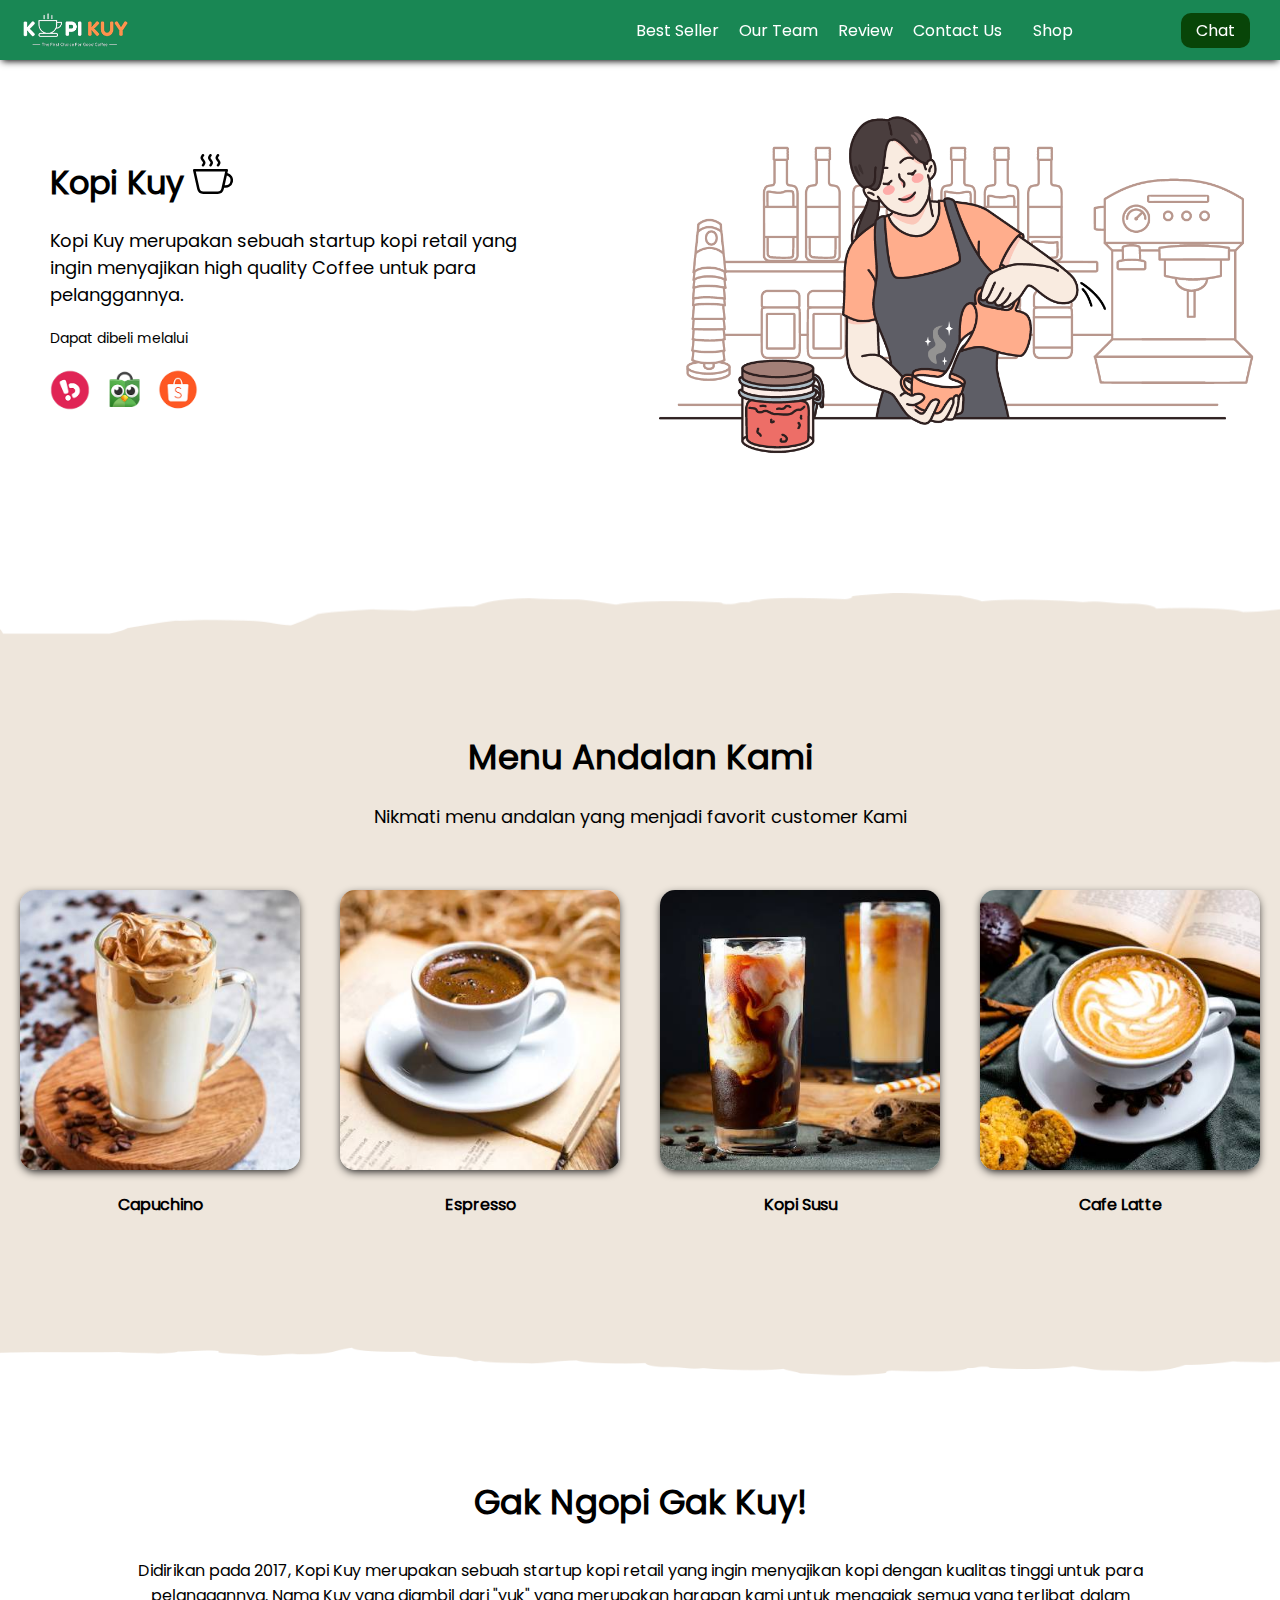
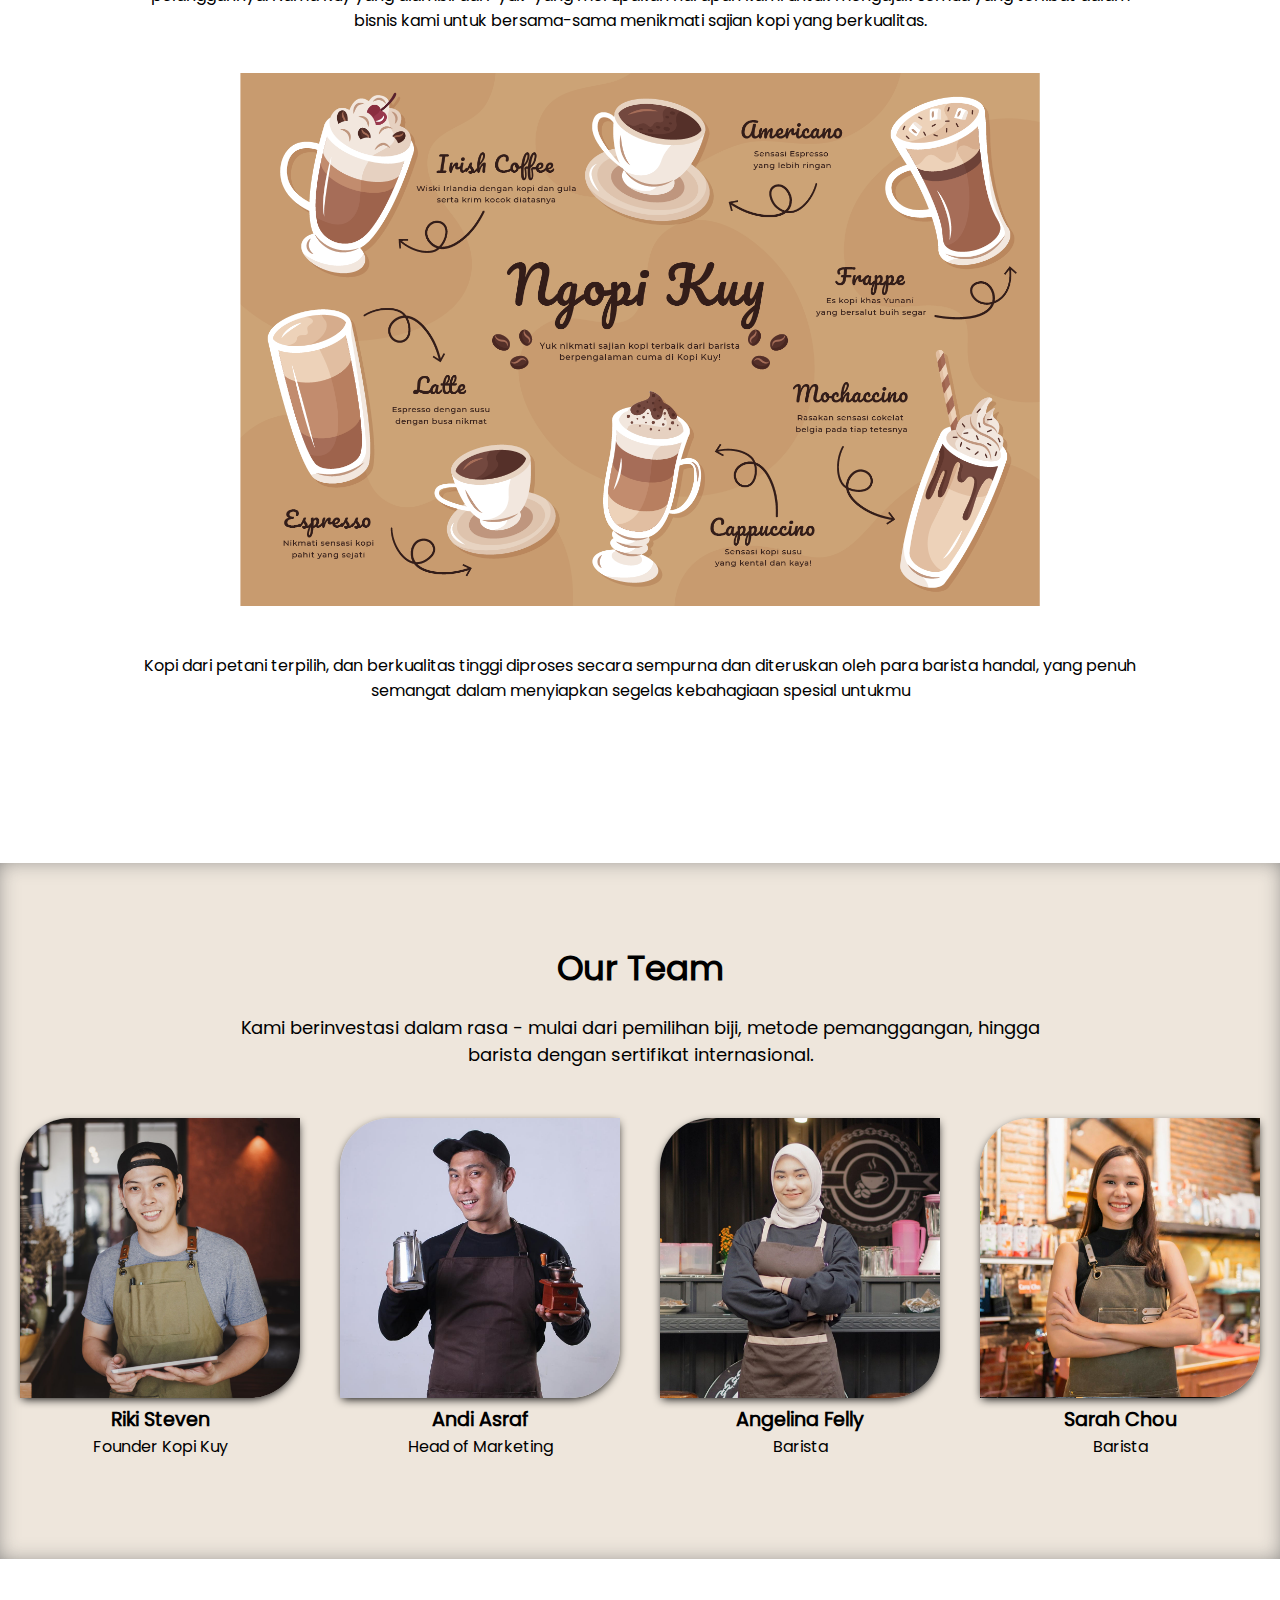
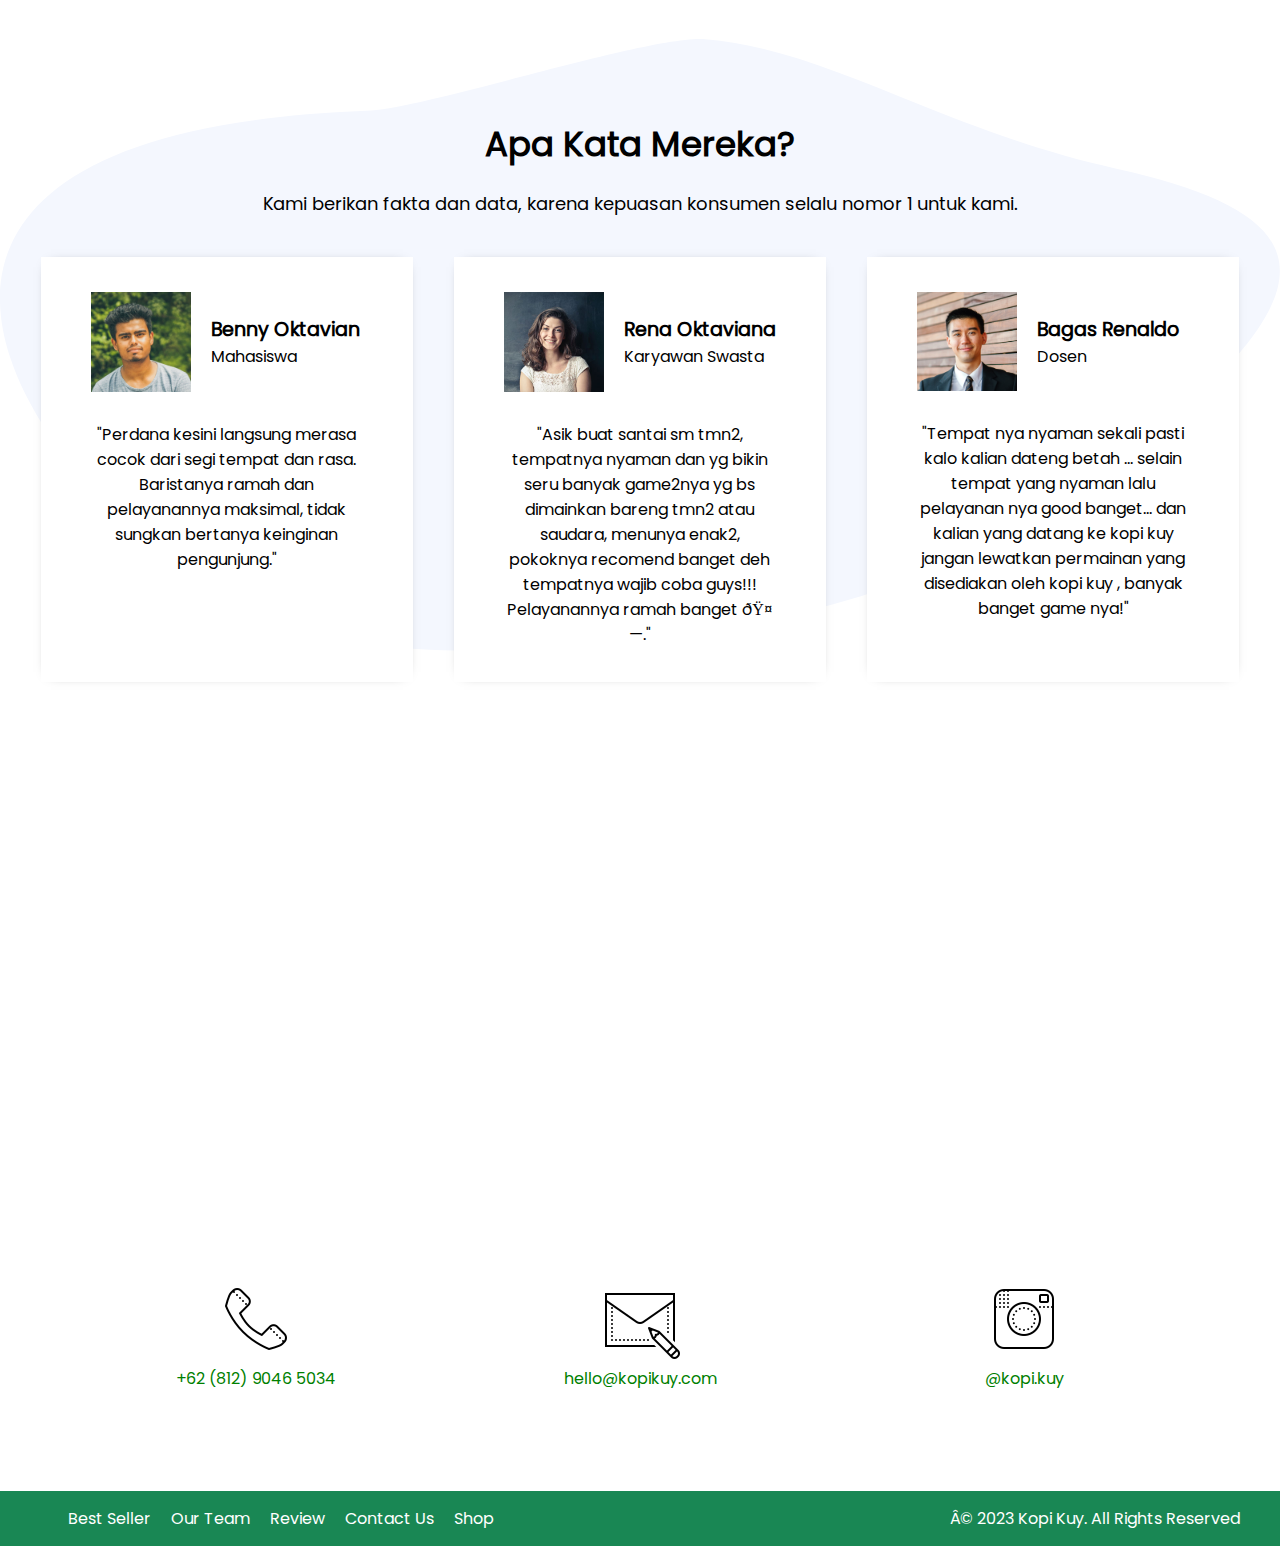
<file: index.html>
<!DOCTYPE html>
<html lang="id">

<head>
    <meta charset="UTF-8">
    <meta http-equiv="X-UA-Compatible" content="IE=edge">
    <meta name="viewport" content="width=device-width, initial-scale=1.0">
    <link rel="shortcut icon" href="images/favicon.ico" type="image/x-icon">
    <title>Website Kopi Kuy</title>
    <link rel="stylesheet" href="css/style.css">
</head>

<body>
    <nav>
        <div class="baris">
            <img class="logo" src="images/logo/logo_kuy.png">
            <div class="navigasi">
                <a href="#best-seller">Best Seller</a>
                <a href="#our-team">Our Team</a>
                <a href="#review">Review</a>
                <a href="#contact-us">Contact Us</a>
            </div>
            <a class="shop" href="produk.html">Shop</a>
            <a class="chat" href="https://wa.me/nomor_hp_anda_pakai_62" target="_blank">Chat</a>
        </div>
    </nav>

    <!--Tulis Kode Di Bawah Sini-->
    <header>
        <div class="baris">
            <div class="col-kiri">
                <h1 class="judul-header">Kopi Kuy <img src="images/icon/icon_kopi.svg"></h1>

                <p class="subjudul-header">Kopi Kuy merupakan sebuah startup kopi retail yang ingin menyajikan high
                    quality Coffee untuk para pelanggannya.</p>
                <p class="dapat-dibeli">Dapat dibeli melalui</p>

                <div class="olshop">
                    <img src="images/logo/logo_bukalapak.png" alt="">
                    <img src="images/logo/logo_tokopedia.png" alt="">
                    <img src="images/logo/logo_shopee.png" alt="">
                </div>
            </div>

            <img class="col-kanan" src="images/header/header1.png">
        </div>
    </header>

    <section id="best-seller" class="best-seller">
        <h2 class="judul-best-seller">Menu Andalan Kami</h2>
        <p class="subjudul-best-seller">Nikmati menu andalan yang menjadi favorit customer Kami</p>

        <div class="baris">
            <div class="col-produk">
                <img src="images/produk/product_capuchino.jpg" alt="">
                <p class="nama-produk">Capuchino</p>
            </div>
            <div class="col-produk">
                <img src="images/produk/product_espresso.jpg" alt="">
                <p class="nama-produk">Espresso</p>
            </div>
            <div class="col-produk">
                <img src="images/produk/product_kopi_susu.jpg" alt="">
                <p class="nama-produk">Kopi Susu</p>
            </div>
            <div class="col-produk">
                <img src="images/produk/product_latte.jpg" alt="">
                <p class="nama-produk">Cafe Latte</p>
            </div>
        </div>
    </section>

    <section id="about-us" class="about-us">
        <h2 class="judul-about-us">Gak Ngopi Gak Kuy!</h2>
        <p class="tentang-about-us">
            Didirikan pada 2017, Kopi Kuy merupakan sebuah startup kopi retail yang ingin menyajikan kopi
            dengan kualitas tinggi
            untuk para pelanggannya. Nama Kuy yang diambil dari "yuk" yang merupakan harapan kami untuk
            mengajak semua yang terlibat dalam bisnis kami untuk bersama-sama menikmati sajian kopi yang
            berkualitas.
        </p>
        <img src="images/aset_kopi_jumbo.png">
        <p class="penjelasan-about-us">
            Kopi dari petani terpilih, dan berkualitas tinggi diproses secara sempurna dan diteruskan
            oleh para barista handal,
            yang penuh semangat dalam menyiapkan segelas kebahagiaan spesial untukmu
        </p>
    </section>

    <section class="our-team" id="our-team">
        <h2 class="judul-team">Our Team</h2>
        <p class="subjudul-team">Kami berinvestasi dalam rasa - mulai dari pemilihan biji, metode pemanggangan,
            hingga barista dengan sertifikat internasional. </p>

        <div class="baris">
            <div class="col-team">
                <img src="images/team/team1.jpg">
                <h3>Riki Steven</h3>
                <p>Founder Kopi Kuy</p>
            </div>
            <div class="col-team">
                <img src="images/team/team2.jpg">
                <h3>Andi Asraf</h3>
                <p>Head of Marketing</p>
            </div>

            <div class="col-team">
                <img src="images/team/team3.jpg">
                <h3>Angelina Felly</h3>
                <p>Barista</p>
            </div>

            <div class="col-team">
                <img src="images/team/team4.jpg">
                <h3>Sarah Chou</h3>
                <p>Barista</p>
            </div>
        </div>
    </section>

    <section id="review" class="review">
        <h2 class="judul-review">Apa Kata Mereka?</h2>

        <p class="subjudul-review">Kami berikan fakta dan data, karena kepuasan konsumen selalu nomor 1 untuk kami.</p>

        <div class="baris">
            <div class="col-review">
                <div class="profile">
                    <img src="images/customer/customer1.jpg">
                    <div class="nama-profile">
                        <h3>Benny Oktavian</h3>
                        <p>Mahasiswa</p>
                    </div>
                </div>
                <p class="testimoni">"Perdana kesini langsung merasa cocok dari segi tempat dan rasa. Baristanya ramah
                    dan pelayanannya maksimal, tidak sungkan bertanya keinginan pengunjung."</p>
            </div>
            <div class="col-review">
                <div class="profile">
                    <img src="images/customer/customer2.jpg">
                    <div class="nama-profile">
                        <h3>Rena Oktaviana</h3>
                        <p>Karyawan Swasta</p>
                    </div>
                </div>
                <p class="testimoni">"Asik buat santai sm tmn2, tempatnya nyaman dan yg bikin seru banyak game2nya yg bs
                    dimainkan bareng tmn2 atau saudara, menunya enak2, pokoknya recomend banget deh
                    tempatnya wajib coba guys!!! Pelayanannya ramah banget ðŸ¤—."</p>
            </div>
            <div class="col-review">
                <div class="profile">
                    <img src="images/customer/customer3.jpg">
                    <div class="nama-profile">
                        <h3>Bagas Renaldo</h3>
                        <p>Dosen</p>
                    </div>
                </div>
                <p class="testimoni">"Tempat nya nyaman sekali pasti kalo kalian dateng betah ... selain tempat yang
                    nyaman lalu pelayanan nya good banget... dan kalian yang datang ke kopi kuy jangan
                    lewatkan permainan yang disediakan oleh kopi kuy , banyak banget game nya!"</p>
            </div>
        </div>
    </section>

    <section class="contact-us" id="contact-us">
        <iframe
            src="https://www.google.com/maps/embed?pb=!1m14!1m8!1m3!1d7932.741866032694!2d106.668581!3d-6.214715!3m2!1i1024!2i768!4f13.1!3m3!1m2!1s0x2e69f9912c7f297b%3A0xe5a3a671dae861ab!2sKopi%20kuy!5e0!3m2!1sid!2sid!4v1680617229460!5m2!1sid!2sid"
            width="100%" height="300" style="border:0;" allowfullscreen="" loading="lazy"
            referrerpolicy="no-referrer-when-downgrade"></iframe>
        <div class="baris">
            <div class="col-kontak">
                <img src="images/icon/icon_phone.png">
                <p>+62 (812) 9046 5034</p>
            </div>
            <div class="col-kontak">
                <img src="images/icon/icon_mail.png">
                <p>hello@kopikuy.com</p>
            </div>
            <div class="col-kontak">
                <img src="images/icon/icon_instagram.png">
                <a href="https://instagram.com" role="button">
                    <p>@kopi.kuy</p>
                </a>
            </div>
        </div>
    </section>

    <footer>
        <div class="baris">
            <div class="navigasi">
                <a href="#best-seller">Best Seller</a>
                <a href="#our-team">Our Team</a>
                <a href="#review">Review</a>
                <a href="#contact-us">Contact Us</a>
                <a href="produk.html">Shop</a>
            </div>
            <p class="copyright">Â© 2023 Kopi Kuy. All Rights Reserved</p>
        </div>
    </footer>


    <!--Kode Selesai-->
</body>

</html>
</file>
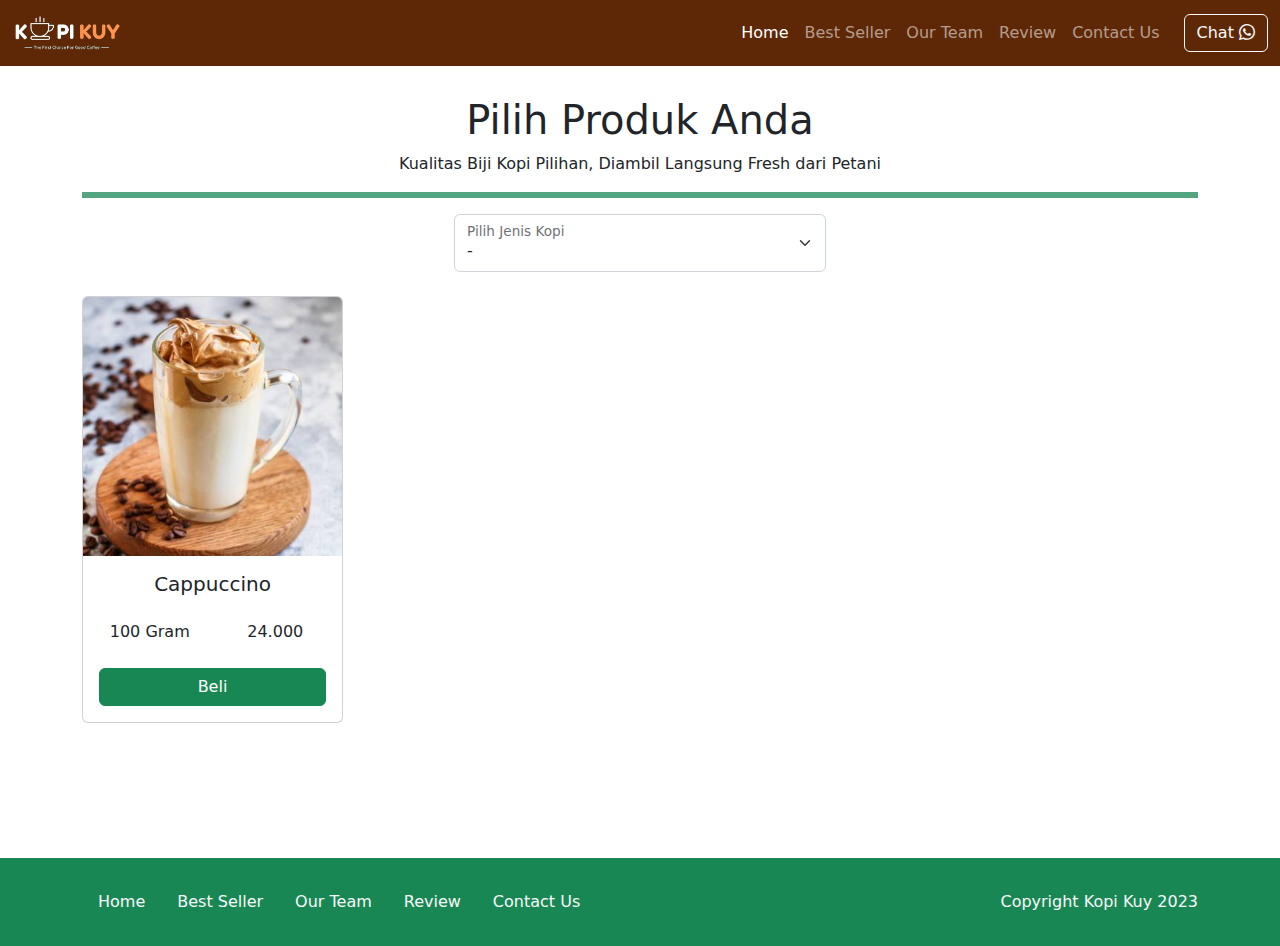
<file: produk.html>
<!DOCTYPE html>
<html lang="id">

<head>
    <meta charset="UTF-8">
    <meta http-equiv="X-UA-Compatible" content="IE=edge">
    <meta name="viewport" content="width=device-width, initial-scale=1.0">
    <link rel="shortcut icon" href="images/favicon/favicon.ico" type="image/x-icon">
    <title>Produk</title>
    <link rel="shortcut icon" href="images/favicon.ico" type="image/x-icon">
    <link rel="stylesheet" href="vendor/bootstrap/bootstrap.min.css">
    <link rel="stylesheet" href="vendor/bootstrap/bootstrap-icons.css">
    <script src="vendor/bootstrap/bootstrap.bundle.min.js"></script>
    <link rel="stylesheet" href="https://rikikurnia.com/block/vendor/rikiblock/css/riki_block.css">
    <style>
        body {
            background-image: url(https://rikikurnia.com/assets/bgkopi.png);
            background-size: 20%;
        }

        section {
            min-height: 90vh;
        }

        .bg-brown {
            background-color: rgb(94, 40, 7);
        }
    </style>
    <script src="js/jquery-3.6.3.min.js"></script>
</head>

<body>
    <!-- Tulis Kode Bootstrap Di Bawah Sini -->

    <nav class="navbar navbar-expand-lg bg-brown navbar-dark w-100 fixed-top">
        <div class="container-fluid">
            <a class="navbar-brand" href="#">
                <img class="logo" src="images/logo/logo_kuy.png" height="40">
            </a>
            <button class="navbar-toggler" type="button" data-bs-toggle="collapse"
                data-bs-target="#navbarSupportedContent" aria-controls="navbarSupportedContent" aria-expanded="false"
                aria-label="Toggle navigation">
                <span class="navbar-toggler-icon"></span>
            </button>
            <div class="collapse navbar-collapse" id="navbarSupportedContent">
                <ul class="navbar-nav ms-auto me-3 mb-2 mb-lg-0">
                    <li class="nav-item">
                        <a class="nav-link active" aria-current="page" href="index.html">Home</a>
                    </li>
                    <li class="nav-item">
                        <a class="nav-link" href="index.html#best-seller">Best Seller</a>
                    </li>
                    <li class="nav-item">
                        <a class="nav-link" href="index.html#our-team">Our Team</a>
                    </li>
                    <li class="nav-item">
                        <a class="nav-link" href="index.html#review">Review</a>
                    </li>
                    <li class="nav-item">
                        <a class="nav-link" href="index.html#contact-us">Contact Us</a>
                    </li>
                </ul>
                <a class="btn btn-outline-light" href="https://wa.me/6281290465034" target="_blank">Chat <i
                        class="bi bi-whatsapp"></i></a>

            </div>
        </div>
    </nav>


    <section class="produk mt-5 pt-5 text-center">
        <div class="container">
            <h1 id="judul">Pilih Produk Anda</h1>
            <p>Kualitas Biji Kopi Pilihan, Diambil Langsung Fresh dari Petani</p>
            <hr class="border border-success border-3 opacity-75">

            <div class="form-floating col-md-4 m-auto">
                <select class="form-select" id="select_kopi">
                    <option selected disabled>-</option>
                    <option value="arabica">Arabica</option>
                    <option value="robusta">Robusta</option>
                </select>
                <label for="select_kopi">Pilih Jenis Kopi</label>
            </div>

            <div id="baris_produk" class="row row-cols-1 row-cols-sm-2 row-cols-md-3 row-cols-lg-4 my-4">

                <div class="col mb-4">
                    <div class="card">
                        <img src="images/produk/product_capuchino.jpg" class="card-img-top" alt="...">
                        <div class="card-body">
                            <h5 class="card-title">Cappuccino</h5>
                            <div class="row keterangan my-4">
                                <div class="col">
                                    100 Gram
                                </div>
                                <div class="col">
                                    24.000
                                </div>
                            </div>
                            <a href="#" class="btn btn-success w-100">Beli</a>
                        </div>
                    </div>
                </div>

            </div>



        </div>
    </section>

    <footer class="bg-success py-4">
        <div class="container">
            <div class="row align-items-center">
                <div class="col-md-8">
                    <ul class="nav">
                        <li class="nav-item">
                            <a class="nav-link link-light active" aria-current="page" href="index.html">Home</a>
                        </li>
                        <li class="nav-item">
                            <a class="nav-link link-light" href="index.html#best-seller">Best Seller</a>
                        </li>
                        <li class="nav-item">
                            <a class="nav-link link-light" href="index.html#our-team">Our Team</a>
                        </li>
                        <li class="nav-item">
                            <a class="nav-link link-light" href="index.html#review">Review</a>
                        </li>
                        <li class="nav-item">
                            <a class="nav-link link-light" href="index.html#contact-us">Contact Us</a>
                        </li>
                    </ul>
                </div>
                <div class="col-md-4 text-light text-end">
                    Copyright Kopi Kuy 2023
                </div>
            </div>
        </div>
    </footer>

    <script>
        /* Tulis Javascrip Di bawah Sini*/
        var sumber = "https://rikikurnia.com/prakerja/api/kopi"
        var sumber2 = "data.json"

        select_kopi.onchange = function () {
            var dipilih = select_kopi.value
            console.log(dipilih)

            var template = ""

            $.getJSON(sumber).then(function (data) {
                var data_kopi = data[dipilih]
                console.log(data_kopi)

                data_kopi.forEach(item => {
                    template += `<div class="col mb-4">
                        <div class="card">
                            <img src="${item.foto}" class="card-img-top" alt="...">
                            <div class="card-body">
                                <h5 class="card-title">${item.nama}</h5>
                                <div class="row keterangan my-4">
                                    <div class="col">
                                        ${item.size}
                                    </div>
                                    <div class="col">
                                        ${item.harga}
                                    </div>
                                </div>
                                <a href="${item.link}" class="btn btn-success w-100">Beli</a>
                            </div>
                        </div>
                    </div>`
                })

                baris_produk.innerHTML = template

            })
        }
    </script>
</body>

</html>
</file>
<file: css/style.css>
/* Pengaturan Global */

/* Mendaftarkan font ke dalam CSS, dan memberi nama family */
@font-face {
   font-family: 'Poppins';
   src: url(../fonts/poppins.woff2);
}

* {
   box-sizing: border-box;
   margin: 0;
   padding: 0;
}

html {
   /* agar scroll ketika klik pada navigasi menjadi halus */
   scroll-behavior: smooth;
}

body {
   /* mendaftarkan semua teks pada body menjadi family Poppins */
   font-family: 'Poppins';
}

a {
   /* menghilangkan garis bawah pada link */
   text-decoration: none;

   /* menghilangkan warna bawaan pada link */
   color: unset;
}

h2 {
   /* mengatur ukuran huruf ke 34 pixel */
   font-size: 34px;
}

h3 {
   /* mengatur ukuran huruf ke 1.2rem */
   font-size: 1.2rem;
}

h1,
h2,
h3 {
   /* mengatur tebal huruf */
   font-weight: bold;
}

img {
   /* 
      mengatur agar semua elemen img memiliki panjang maksimal 100% agar
      tidak besar gambar tidak melebihi layar ataupun pembungkus
   */
   max-width: 100%;
}

/* Navigasi */

nav {
   /* background-color mengatur warna latar belakang */
   background-color: red;

   /* penulisan 2 background-color seperti ini akan mengabaikan penulisan sebelumnya */
   background-color: #198754;

   /* box-shadow membuat efek bayangan */
   box-shadow: 0 3px 7px -2px #000;

   /* width mengatur panjang elemen */
   width: 100%;
   padding-top: 10px;
   padding-bottom: 10px;

   /* position mengatur posisi elemen, static untuk biasa, fixed untuk efek menempel */
   position: fixed;

   /* Nilai z-index semakin besar, maka elemen akan semakin di depan */
   z-index: 500;
}

/* 
   PERHATIKAN bahwa dalam mengatur elemen, nama elemen langsung ditulis
   sedangkan untuk mengatur class, dibutuhkan tanda titik (.) terlebih dulu
   img {} berarti elemen dengan tag img, 
   sedangkan .img artinya elemen dengan kelas img   
*/

.baris {
   /* 
      display: flex memiliki pengaturan yang dapat mengatur agar elemen
      di dalamnya memiliki ukuran yang fleksibel
   */
   display: flex;

   /* 
      align-items: center mengatur elemen di dalamnya rata tengah vertikal
   */
   align-items: center;

   /* 
      justify-content: center mengatur elemen di dalamnya rata tengah horizontal
   */
   justify-content: center;

   /* 
      flex-wrap: wrap mengatur agar jika panjang elemen berlebih, maka elemen
      akan otomatis diletakan di baris baru
   */
   flex-wrap: wrap;
}

section {
   /* text-align mengatur rata tulisan, bisa bernilai: left, right, center, justify */
   text-align: center;
}

.logo {
   /* height mengatur tinggi elemen */
   height: 40px;
   margin-left: 20px;
}

.navigasi {
   margin-left: auto;
   margin-right: 15px;
}

.navigasi a,
.shop {
   color: #fff;
   padding-left: 8px;
   padding-right: 8px;
}

.shop {
   margin-right: 100px;
}

.chat {
   margin-right: 30px;
   background-color: rgb(8, 69, 8);
   color: #fff;
   padding-top: 5px;
   padding-right: 15px;
   padding-bottom: 5px;
   padding-left: 15px;
   border-radius: 10px;
}


/* HEADER */


header,
section {
   /*
    padding mengatur jarak ke dalam
    pada padding dan margin ditambahkan top / right / bottom / top 
    untuk mengatur jarak masing-masing 
   */
   padding-top: 80px;
   padding-bottom: 80px;

   /* margin mengatur jarak ke luar */
   margin-bottom: 80px;
}

/* penulisan CSS dapat digabung dengan beberapa elemen */
.col-kiri,
.col-kanan {
   /* width mengatur panjang elemen. 50% artinya setengah ukuran pembungkus */
   width: 50%;
}

.col-kiri {
   padding-left: 50px;
   padding-right: 120px;
}

.judul-header {
   margin-bottom: 20px;
}

.subjudul-header {
   /* font-size digunakan untuk mengatur ukuran huruf */
   font-size: 18px;
}

.dapat-dibeli {
   margin-top: 20px;
   margin-bottom: 20px;
   font-size: 14px;
}

.olshop img {
   width: 40px;

   /* height digunakan untuk mengatur tinggi elemen */
   height: auto;
   margin-right: 10px;
}

/* Best Seller */

.best-seller {
   position: relative;

   /* background-color mengatur warna latar belakang elemen */
   background-color: #EEE6DC;
}

/* 
terkait position, after, dan before memerlukan pemahaman mendalam
terkait layout pada CSS untuk dapat memahami secara penuh 
*/

.best-seller::before,
.best-seller::after {
   position: absolute;
   content: "";
   width: 100%;
   height: 76px;

   /* background-image untuk menambahkan gambar sebagai background */
   background-image: url(../images/garis-atas.png);

   /*background-size agar gambar latar menyesuaikan tinggi / panjang elemen */
   background-size: cover;

   top: -60px;
   left: 0;
}

.best-seller::after {
   height: 60px;
   background-image: url(../images/garis-bawah.png);
   top: unset;
   bottom: -60px;
}

.judul-best-seller {
   margin-bottom: 20px;
}

.subjudul-best-seller {
   font-size: 18px;
   margin-bottom: 40px;
}

.col-produk {
   /* 
      Penulisan padding dan margin seperti padding:20px ini penulisan singkat 
      yang berarti top, right, bottom, left nilainya sama, yaitu 20px 
   */
   padding: 20px;
   width: 25%;
}

.col-produk img {
   /* transition membuat animasi transisi dari perubahan style, 0.3s berarti 0.3 detik */
   transition: all 0.3s ease;

   /* border-radius  Membuat sudut membulat */
   border-radius: 15px;

   /* box-shadow membuat efek bayangan */
   box-shadow: 0 3px 10px -2px #000;
}

/* :hover akan dijalankan saat mouse ada di atas elemen */
.col-produk img:hover {

   /* membuat transformasi, bisa berupa scale(1.05), rotate(180deg), translateY(-50px), dsb */
   transform: scale(0.9);
   border-radius: 50%;
}

.nama-produk {
   margin-top: 15px;
   font-weight: bold;
}

/* About US */

.about-us {
   /* max-width: 80%; mengatur panjang maksimal elemen tidak boleh melebihi 80% layar */
   max-width: 80%;

   /* margin-left dan margin-right auto akan membuat posisi elemen berada di tengah */
   margin-left: auto;
   margin-right: auto;
}

.judul-about-us {
   margin-bottom: 30px;
}

/* 
   penulisan .about-us img {} berarti mengatur elemen img 
   yang ada di dalam elemen dengan kelas about-us 
   harap perhatikan .about-us dan image dipisahkan spasi
   penulisan class diawali titik (.) penulisan elemen tidak
*/
.about-us img {
   /* 
      Penulisan width: 800px dan max-width: 100% mengatur agar
      elemen memiliki panjang 800px namun tidak boleh melebihi 100% ukuran layar
   */
   width: 800px;
   max-width: 100%;
}

.tentang-about-us {
   margin-bottom: 40px;
}

.penjelasan-about-us {
   margin-top: 40px;
}

/* OUR TEAM */

.our-team {
   background-color: #EEE6DC;
   box-shadow: inset 0px 0px 23px -6px #707070;
}

.judul-team {
   margin-bottom: 20px;
}

.subjudul-team {
   margin-bottom: 30px;
   font-size: 18px;
   width: 800px;
   max-width: 90%;
   margin-left: auto;
   margin-right: auto;
}

.col-team {
   width: 25%;
   padding: 20px;
}

.col-team img {
   box-shadow: 0 3px 10px -2px #000;
   border-radius: 50px 0px 50px 0px;
}


/* REVIEW */

.review {
   background-image: url(../images/bg-review.svg);
   /* 
      background-size: contain;
      membuat gambar latar belakang tidak terpotong
   */
   background-size: contain;

   /* 
      background-repeat: no-repeat;
      membuat gambar latar belakang tidak diulang (duplikat)
   */
   background-repeat: no-repeat;
   padding-left: 20px;
   padding-right: 20px;
}

.judul-review {
   margin-bottom: 20px;
}

.subjudul-review {
   margin-bottom: 40px;
   font-size: 18px;
}

.review .baris {
   justify-content: space-around;
   /* align-items: stretch; membuat tinggi elemen di dalam .review .baris seragam */
   align-items: stretch;
}

.col-review {
   width: 30%;
   padding: 35px 50px;
   box-shadow: 0px 0px 12px -10px #000;
   background-color: #fff;
}

.profile {
   display: flex;
   margin-bottom: 30px;
   align-items: center;
}

/* mengatur elemen img yang ada di dalam class(.) profile */
.profile img {
   width: 100px;
   margin-right: 20px;
}

.profile .nama-profile {
   text-align: left;
}

/* CONTACT US */
.contact-us {
   margin-bottom: 20px;
}

.col-kontak {
   width: 30%;
   margin-top: 50px;
   /* color mengatur warna tulisan */
   color: green;
}

/* FOOTER */

footer {
   background-color: #198754;
   padding-top: 15px;
   padding-bottom: 15px;
   color: #fff;
   padding-right: 40px;
   padding-left: 40px;
}

footer .navigasi {
   margin-left: 20px;
   margin-right: auto;
}

/* UNTUK RESPONSIF DI BAWAH */
@media (max-width:600px) {

   .navigasi {
      display: none;
   }

   .shop {
      margin-right: 20px;
      margin-left: auto;
   }

   .col-kiri,
   .col-kanan {
      width: 100%;
      text-align: center;
      padding: 20px;
   }

   .col-produk,
   .col-team,
   .col-kontak {
      width: 50%;
   }

   .best-seller {
      padding-left: 30px;
      padding-right: 30px;
   }

   .col-review {
      width: 100%;
      margin-bottom: 30px;
   }

}
</file>
